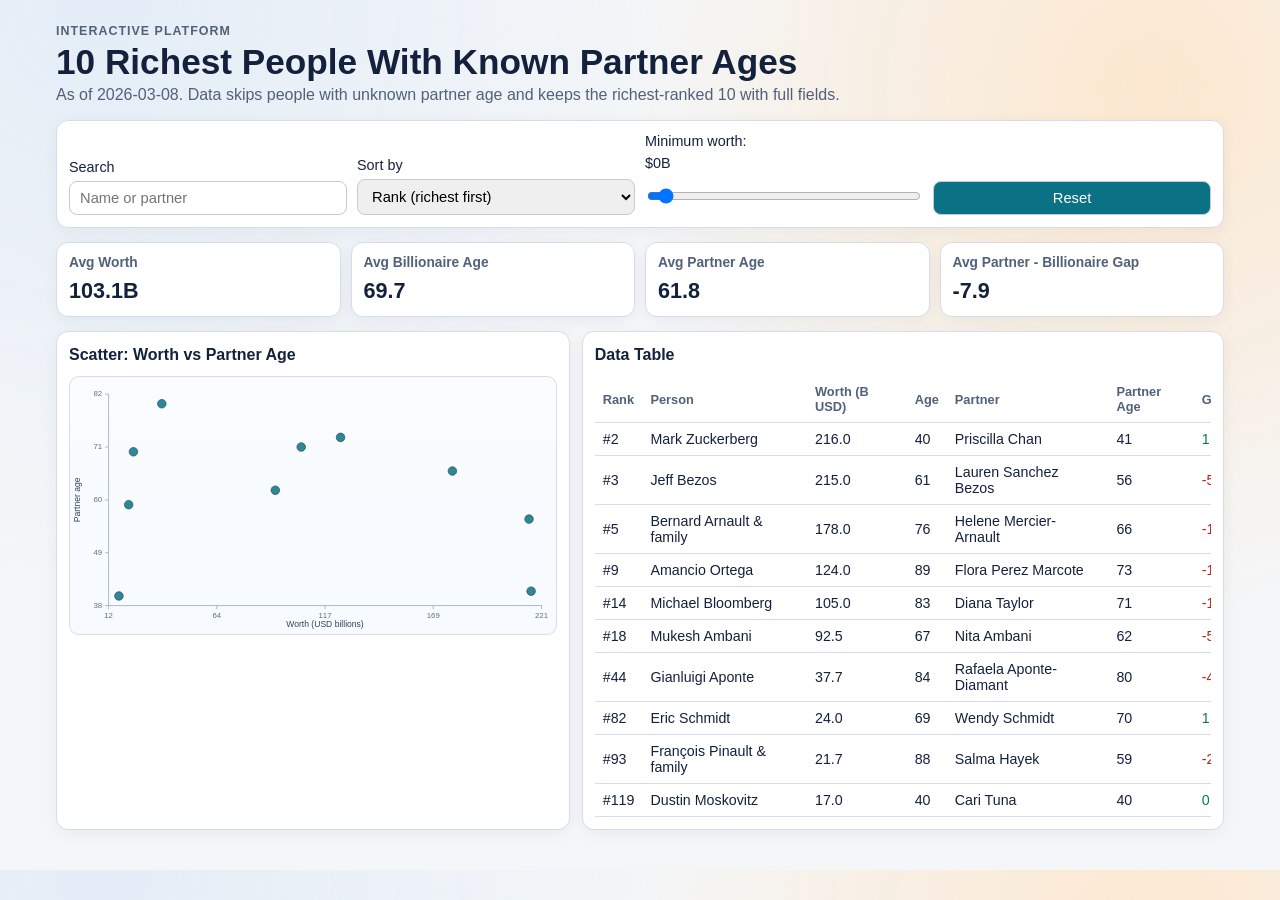
<file: index.html>
<!doctype html>
<html lang="en">
<head>
  <meta charset="utf-8">
  <meta name="viewport" content="width=device-width, initial-scale=1">
  <title>Richest 10: Worth, Age, Partner Age</title>
  <link rel="stylesheet" href="styles.css">
</head>
<body>
  <main class="app">
    <header class="hero">
      <p class="eyebrow">Interactive Platform</p>
      <h1>10 Richest People With Known Partner Ages</h1>
      <p id="subhead"></p>
    </header>

    <section class="controls card">
      <label>
        Search
        <input id="search" type="search" placeholder="Name or partner">
      </label>
      <label>
        Sort by
        <select id="sort">
          <option value="rank">Rank (richest first)</option>
          <option value="worth">Worth (high to low)</option>
          <option value="partner_age">Partner age (high to low)</option>
          <option value="age_gap">Age gap (partner - billionaire)</option>
        </select>
      </label>
      <label>
        Minimum worth: <span id="worth-label"></span>
        <input id="min-worth" type="range" min="0" max="400" step="1" value="0">
      </label>
      <button id="reset" type="button">Reset</button>
    </section>

    <section class="metrics">
      <article class="card metric">
        <h2>Avg Worth</h2>
        <p id="avg-worth">-</p>
      </article>
      <article class="card metric">
        <h2>Avg Billionaire Age</h2>
        <p id="avg-rich-age">-</p>
      </article>
      <article class="card metric">
        <h2>Avg Partner Age</h2>
        <p id="avg-partner-age">-</p>
      </article>
      <article class="card metric">
        <h2>Avg Partner - Billionaire Gap</h2>
        <p id="avg-gap">-</p>
      </article>
    </section>

    <section class="grid">
      <article class="card">
        <h2>Scatter: Worth vs Partner Age</h2>
        <svg id="scatter" viewBox="0 0 680 360" role="img" aria-label="Scatter plot of worth vs partner age"></svg>
      </article>

      <article class="card">
        <h2>Data Table</h2>
        <div class="table-wrap">
          <table>
            <thead>
              <tr>
                <th>Rank</th>
                <th>Person</th>
                <th>Worth (B USD)</th>
                <th>Age</th>
                <th>Partner</th>
                <th>Partner Age</th>
                <th>Gap</th>
              </tr>
            </thead>
            <tbody id="rows"></tbody>
          </table>
        </div>
      </article>
    </section>
  </main>

  <script src="data.js"></script>
  <script src="app.js"></script>
</body>
</html>
</file>
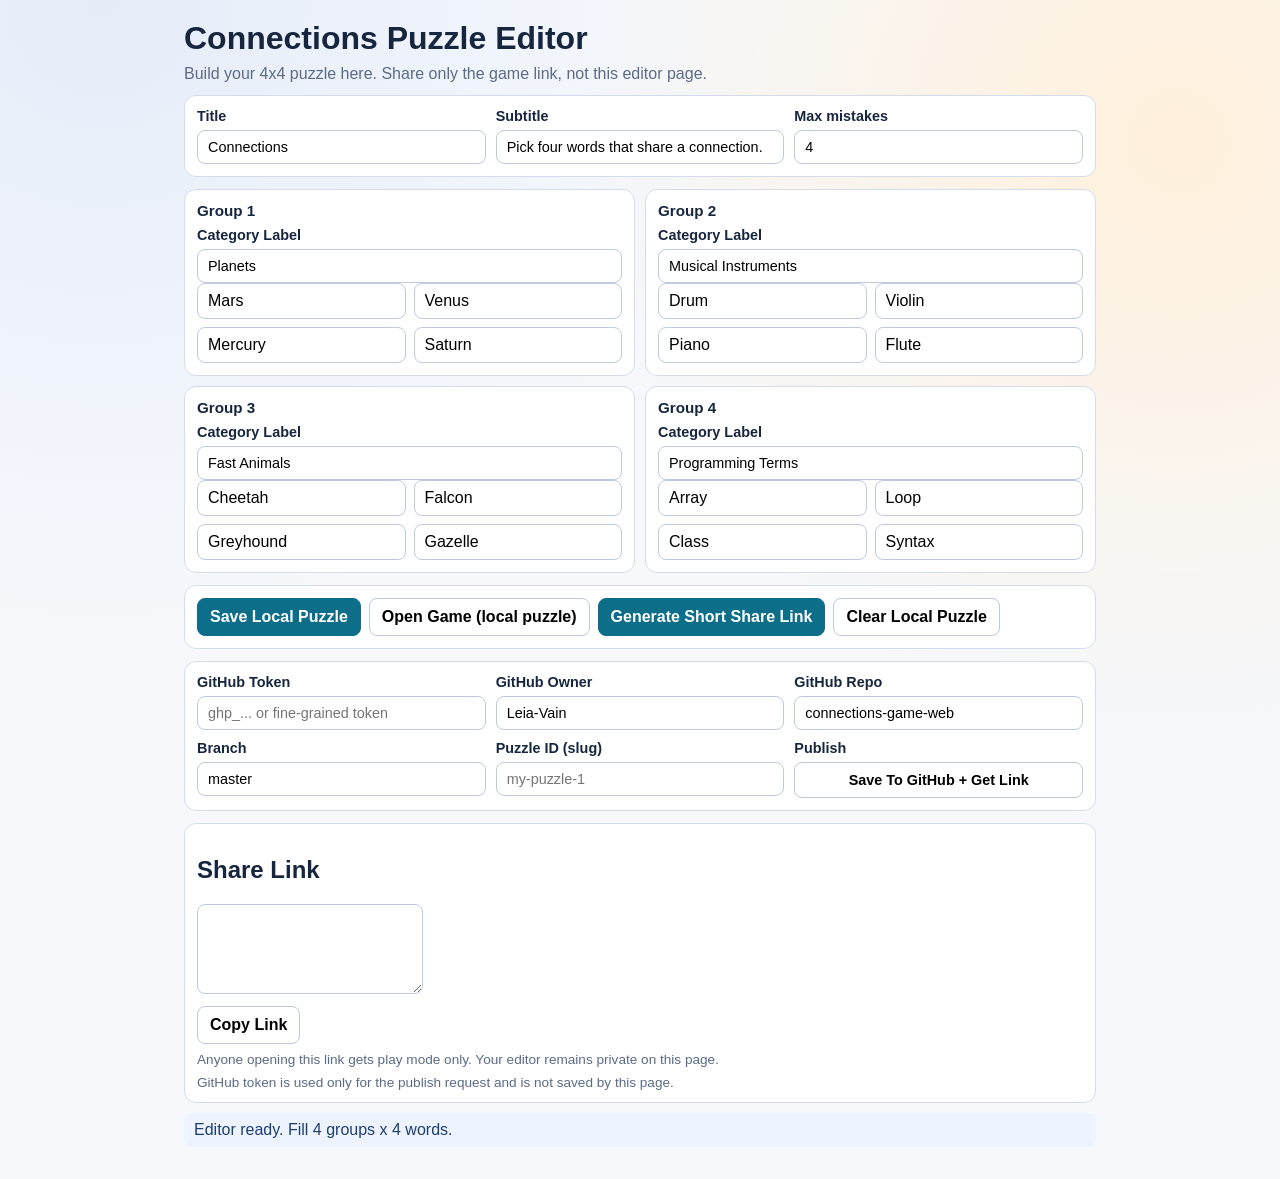
<file: editor.html>
<!doctype html>
<html lang="en">
<head>
  <meta charset="utf-8">
  <meta name="viewport" content="width=device-width, initial-scale=1">
  <title>Connections Puzzle Editor</title>
  <link rel="stylesheet" href="editor.css">
</head>
<body>
  <main class="app">
    <header>
      <h1>Connections Puzzle Editor</h1>
      <p>Build your 4x4 puzzle here. Share only the game link, not this editor page.</p>
    </header>

    <section class="card meta-grid">
      <label>
        Title
        <input id="title" type="text" placeholder="Connections">
      </label>
      <label>
        Subtitle
        <input id="subtitle" type="text" placeholder="Pick four words that share a connection.">
      </label>
      <label>
        Max mistakes
        <input id="mistakes" type="number" min="1" max="10" value="4">
      </label>
    </section>

    <section id="groups" class="groups"></section>

    <section class="card actions">
      <button id="save-local" type="button">Save Local Puzzle</button>
      <button id="open-game" type="button">Open Game (local puzzle)</button>
      <button id="share-link-btn" type="button">Generate Short Share Link</button>
      <button id="clear-local" type="button">Clear Local Puzzle</button>
    </section>

    <section class="card meta-grid">
      <label>
        GitHub Token
        <input id="gh-token" type="password" placeholder="ghp_... or fine-grained token">
      </label>
      <label>
        GitHub Owner
        <input id="gh-owner" type="text" value="Leia-Vain">
      </label>
      <label>
        GitHub Repo
        <input id="gh-repo" type="text" value="connections-game-web">
      </label>
      <label>
        Branch
        <input id="gh-branch" type="text" value="master">
      </label>
      <label>
        Puzzle ID (slug)
        <input id="gh-slug" type="text" placeholder="my-puzzle-1">
      </label>
      <label>
        Publish
        <button id="publish-github" type="button">Save To GitHub + Get Link</button>
      </label>
    </section>

    <section class="card">
      <h2>Share Link</h2>
      <textarea id="share-link" rows="4" readonly></textarea>
      <div class="small-actions">
        <button id="copy-link" type="button">Copy Link</button>
      </div>
      <p class="note">Anyone opening this link gets play mode only. Your editor remains private on this page.</p>
      <p class="note">GitHub token is used only for the publish request and is not saved by this page.</p>
    </section>

    <section id="status" class="status" aria-live="polite"></section>
  </main>

  <script src="puzzle-config.js"></script>
  <script src="editor.js"></script>
</body>
</html>
</file>
<file: styles.css>
:root {
  --bg: #f4f6f8;
  --panel: #ffffff;
  --text: #14213d;
  --muted: #51617a;
  --line: #d6dde8;
  --accent: #0b7285;
  --accent-2: #f08c00;
}

* {
  box-sizing: border-box;
}

body {
  margin: 0;
  font-family: "Segoe UI", Tahoma, sans-serif;
  color: var(--text);
  background:
    radial-gradient(circle at 8% 0%, #e4edf7 0%, transparent 40%),
    radial-gradient(circle at 90% 10%, #fce8cf 0%, transparent 38%),
    var(--bg);
}

.app {
  max-width: 1200px;
  margin: 0 auto;
  padding: 24px 16px 40px;
}

.hero h1 {
  margin: 4px 0;
  font-size: clamp(1.5rem, 3.2vw, 2.2rem);
}

.eyebrow {
  margin: 0;
  color: var(--accent);
  text-transform: uppercase;
  letter-spacing: 0.08em;
  font-weight: 700;
  font-size: 0.78rem;
}

.hero p {
  margin: 0;
  color: var(--muted);
}

.card {
  background: var(--panel);
  border: 1px solid var(--line);
  border-radius: 12px;
  box-shadow: 0 4px 16px rgba(27, 46, 86, 0.05);
}

.controls {
  margin-top: 16px;
  padding: 12px;
  display: grid;
  grid-template-columns: repeat(auto-fit, minmax(180px, 1fr));
  gap: 10px;
  align-items: end;
}

.controls label {
  display: flex;
  flex-direction: column;
  gap: 6px;
  font-size: 0.9rem;
}

input,
select,
button {
  border: 1px solid #c0cad8;
  border-radius: 8px;
  padding: 8px 10px;
  font-size: 0.92rem;
}

button {
  background: var(--accent);
  color: #fff;
  cursor: pointer;
}

.metrics {
  margin-top: 14px;
  display: grid;
  grid-template-columns: repeat(auto-fit, minmax(180px, 1fr));
  gap: 10px;
}

.metric {
  padding: 12px;
}

.metric h2 {
  margin: 0;
  color: var(--muted);
  font-size: 0.86rem;
  font-weight: 600;
}

.metric p {
  margin: 8px 0 0;
  font-size: 1.35rem;
  font-weight: 700;
}

.grid {
  margin-top: 14px;
  display: grid;
  grid-template-columns: minmax(320px, 1fr) minmax(420px, 1.25fr);
  gap: 12px;
}

.grid article {
  padding: 12px;
}

.grid h2 {
  margin: 2px 0 12px;
  font-size: 1rem;
}

#scatter {
  width: 100%;
  height: auto;
  border: 1px solid var(--line);
  border-radius: 10px;
  background: linear-gradient(180deg, #fafcff 0%, #f7fbff 100%);
}

.table-wrap {
  overflow-x: auto;
}

table {
  width: 100%;
  border-collapse: collapse;
  min-width: 640px;
}

th,
td {
  padding: 8px;
  border-bottom: 1px solid var(--line);
  text-align: left;
  font-size: 0.89rem;
}

th {
  color: var(--muted);
  font-size: 0.8rem;
}

tbody tr:hover {
  background: #f2f7fb;
}

.negative {
  color: #b42318;
}

.positive {
  color: #0a7a4f;
}

@media (max-width: 980px) {
  .grid {
    grid-template-columns: 1fr;
  }
}
</file>
<file: editor.css>
:root {
  --bg: #f6f8fc;
  --panel: #ffffff;
  --line: #d4dceb;
  --text: #17263f;
  --muted: #5b6b86;
  --accent: #0d6e8a;
  --error: #8f2020;
}

* {
  box-sizing: border-box;
}

body {
  margin: 0;
  font-family: "Segoe UI", Tahoma, sans-serif;
  color: var(--text);
  background:
    radial-gradient(circle at 8% 0%, #e6edf9 0%, transparent 38%),
    radial-gradient(circle at 92% 12%, #fff0db 0%, transparent 38%),
    var(--bg);
}

.app {
  max-width: 940px;
  margin: 0 auto;
  padding: 20px 14px 32px;
}

h1 {
  margin: 0 0 8px;
}

header p {
  margin: 0;
  color: var(--muted);
}

.card {
  background: var(--panel);
  border: 1px solid var(--line);
  border-radius: 12px;
  padding: 12px;
  margin-top: 12px;
}

.meta-grid {
  display: grid;
  gap: 10px;
  grid-template-columns: repeat(auto-fit, minmax(220px, 1fr));
}

label {
  display: flex;
  flex-direction: column;
  gap: 6px;
  font-weight: 600;
  font-size: 0.9rem;
}

input,
textarea,
button {
  font: inherit;
}

input,
textarea {
  border: 1px solid #bfcbdd;
  border-radius: 8px;
  padding: 8px 10px;
  font-weight: 400;
}

.groups {
  display: grid;
  grid-template-columns: repeat(auto-fit, minmax(300px, 1fr));
  gap: 10px;
  margin-top: 12px;
}

.group-card {
  background: var(--panel);
  border: 1px solid var(--line);
  border-radius: 12px;
  padding: 12px;
}

.group-card h2 {
  margin: 0 0 8px;
  font-size: 0.95rem;
}

.words {
  display: grid;
  grid-template-columns: repeat(2, minmax(0, 1fr));
  gap: 8px;
}

.actions {
  display: flex;
  flex-wrap: wrap;
  gap: 8px;
}

button {
  border: 1px solid #bec8da;
  background: #fff;
  border-radius: 8px;
  padding: 9px 12px;
  cursor: pointer;
  font-weight: 600;
}

#save-local,
#share-link-btn {
  background: var(--accent);
  border-color: var(--accent);
  color: #fff;
}

.small-actions {
  margin-top: 8px;
}

.note {
  margin: 8px 0 0;
  color: var(--muted);
  font-size: 0.85rem;
}

.status {
  min-height: 26px;
  margin-top: 10px;
  padding: 8px 10px;
  border-radius: 8px;
  background: #edf3ff;
  color: #1e3e70;
}

.status.error {
  background: #ffe2e2;
  color: var(--error);
}
</file>
